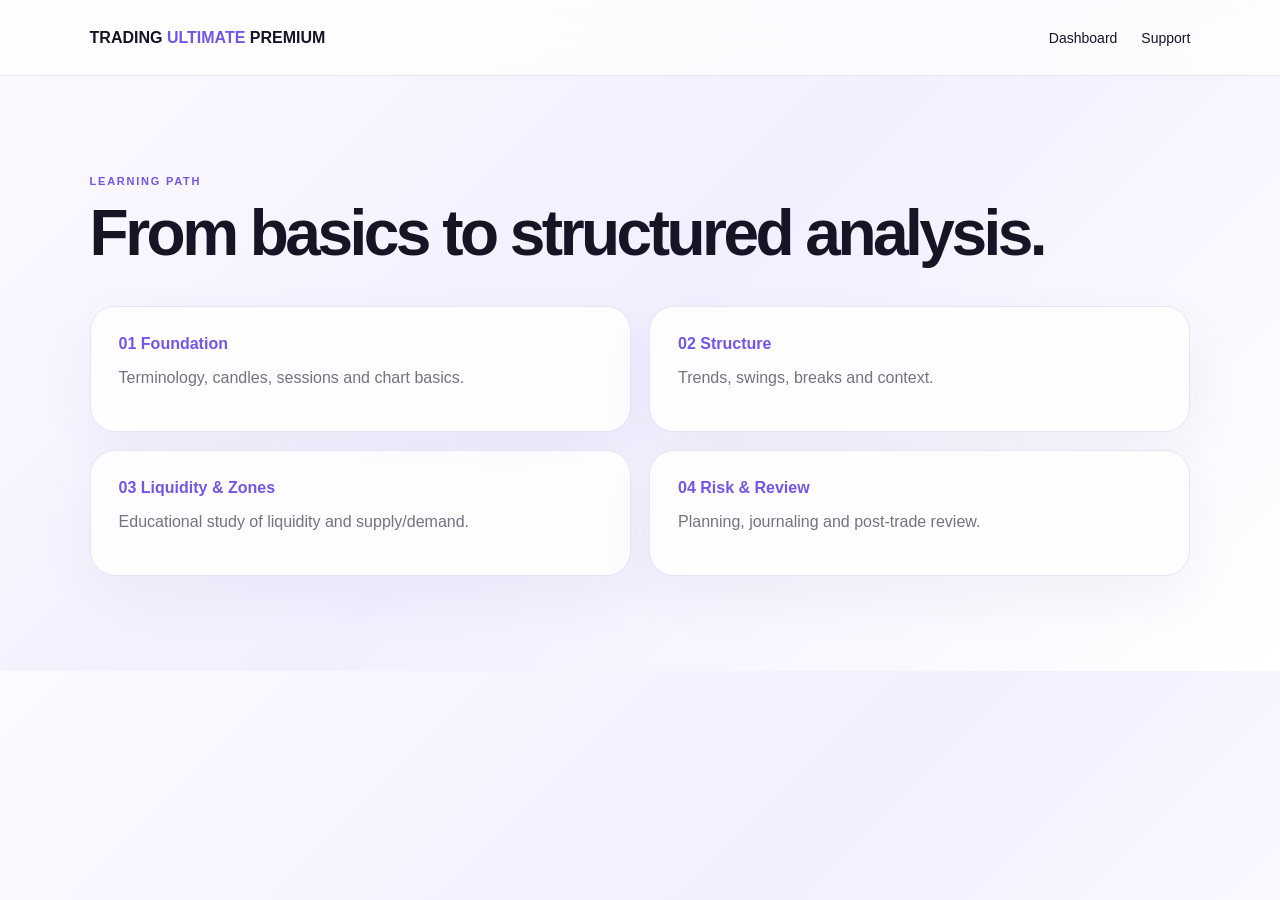
<file: course.html>
<!doctype html><html><head><meta charset="utf-8"><meta name="viewport" content="width=device-width,initial-scale=1"><title>Courses</title><link rel="stylesheet" href="style.css"></head><body><header><b>TRADING <i>ULTIMATE</i> PREMIUM</b><nav><a href="trading.html">Dashboard</a><a href="support.html">Support</a></nav></header><main><section><small>LEARNING PATH</small><h1>From basics to structured analysis.</h1><div class="grid one"><article><b>01 Foundation</b><p>Terminology, candles, sessions and chart basics.</p></article><article><b>02 Structure</b><p>Trends, swings, breaks and context.</p></article><article><b>03 Liquidity & Zones</b><p>Educational study of liquidity and supply/demand.</p></article><article><b>04 Risk & Review</b><p>Planning, journaling and post-trade review.</p></article></div></section></main></body></html>
</file>
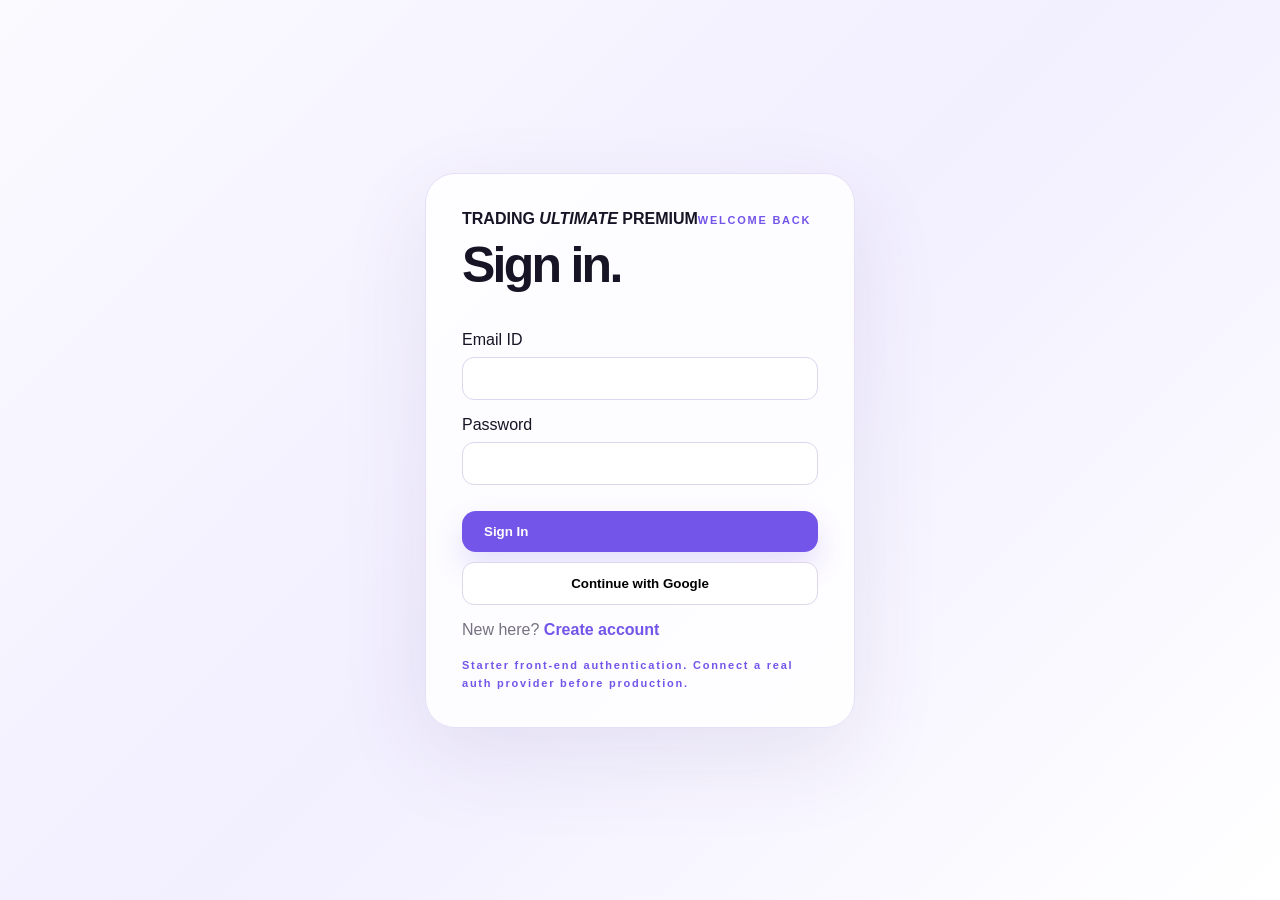
<file: login.html>
<!doctype html><html><head><meta charset="utf-8"><meta name="viewport" content="width=device-width,initial-scale=1"><title>Login</title><link rel="stylesheet" href="style.css"></head><body class="auth"><div class="box"><b>TRADING <i>ULTIMATE</i> PREMIUM</b><small>WELCOME BACK</small><h1>Sign in.</h1><form onsubmit="login(event)"><label>Email ID</label><input id="email" type="email" required><label>Password</label><input id="password" type="password" minlength="6" required><button class="btn">Sign In</button></form><button class="google" onclick="googleDemo()">Continue with Google</button><p>New here? <a href="signup.html">Create account</a></p><small>Starter front-end authentication. Connect a real auth provider before production.</small></div><script src="secret.js"></script></body></html>
</file>
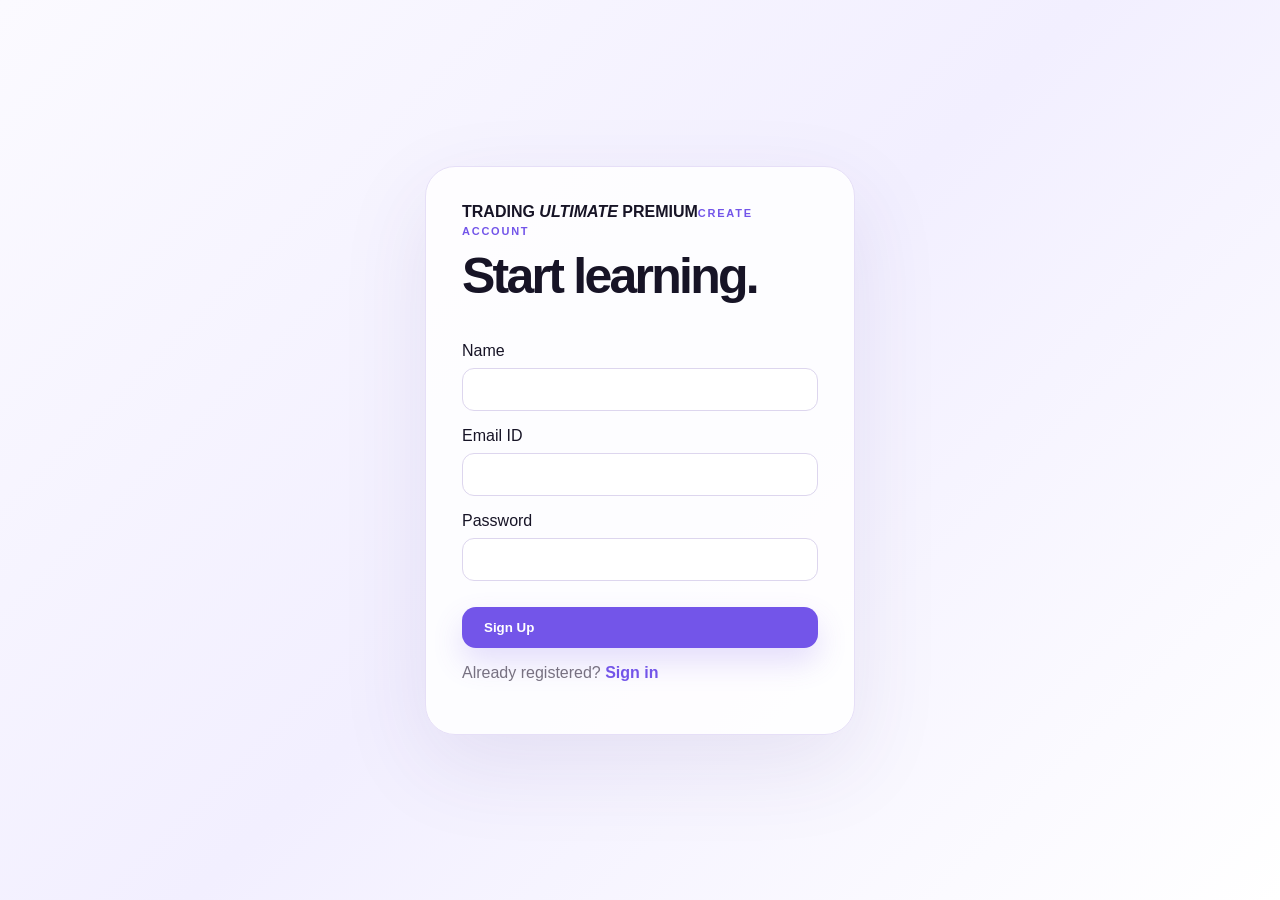
<file: signup.html>
<!doctype html><html><head><meta charset="utf-8"><meta name="viewport" content="width=device-width,initial-scale=1"><title>Sign Up</title><link rel="stylesheet" href="style.css"></head><body class="auth"><div class="box"><b>TRADING <i>ULTIMATE</i> PREMIUM</b><small>CREATE ACCOUNT</small><h1>Start learning.</h1><form onsubmit="signup(event)"><label>Name</label><input id="name" required><label>Email ID</label><input id="email" type="email" required><label>Password</label><input id="password" type="password" minlength="6" required><button class="btn">Sign Up</button></form><p>Already registered? <a href="login.html">Sign in</a></p></div><script src="secret.js"></script></body></html>
</file>
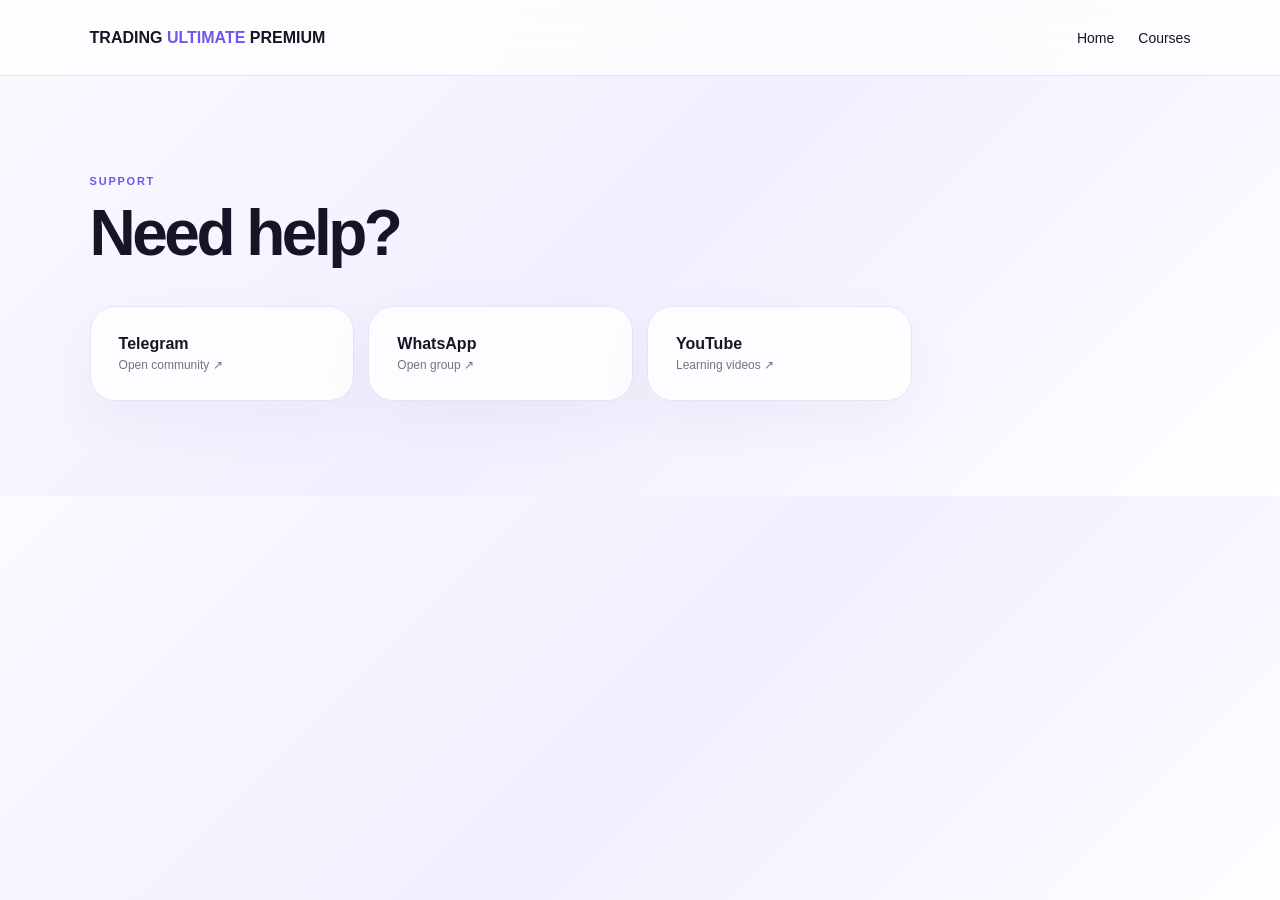
<file: support.html>
<!doctype html><html><head><meta charset="utf-8"><meta name="viewport" content="width=device-width,initial-scale=1"><title>Support</title><link rel="stylesheet" href="style.css"></head><body><header><b>TRADING <i>ULTIMATE</i> PREMIUM</b><nav><a href="index.html">Home</a><a href="course.html">Courses</a></nav></header><main><section><small>SUPPORT</small><h1>Need help?</h1><div class="links"><a href="https://t.me/CFTRADINGARMY" target="_blank"><b>Telegram</b><span>Open community ↗</span></a><a href="https://chat.whatsapp.com/BXwzodpsVmG0qF5NwcV1Sa" target="_blank"><b>WhatsApp</b><span>Open group ↗</span></a><a href="https://youtube.com/@thestockroomm?si=pUkxbdXFVpwK32JM" target="_blank"><b>YouTube</b><span>Learning videos ↗</span></a></div></section></main></body></html>
</file>
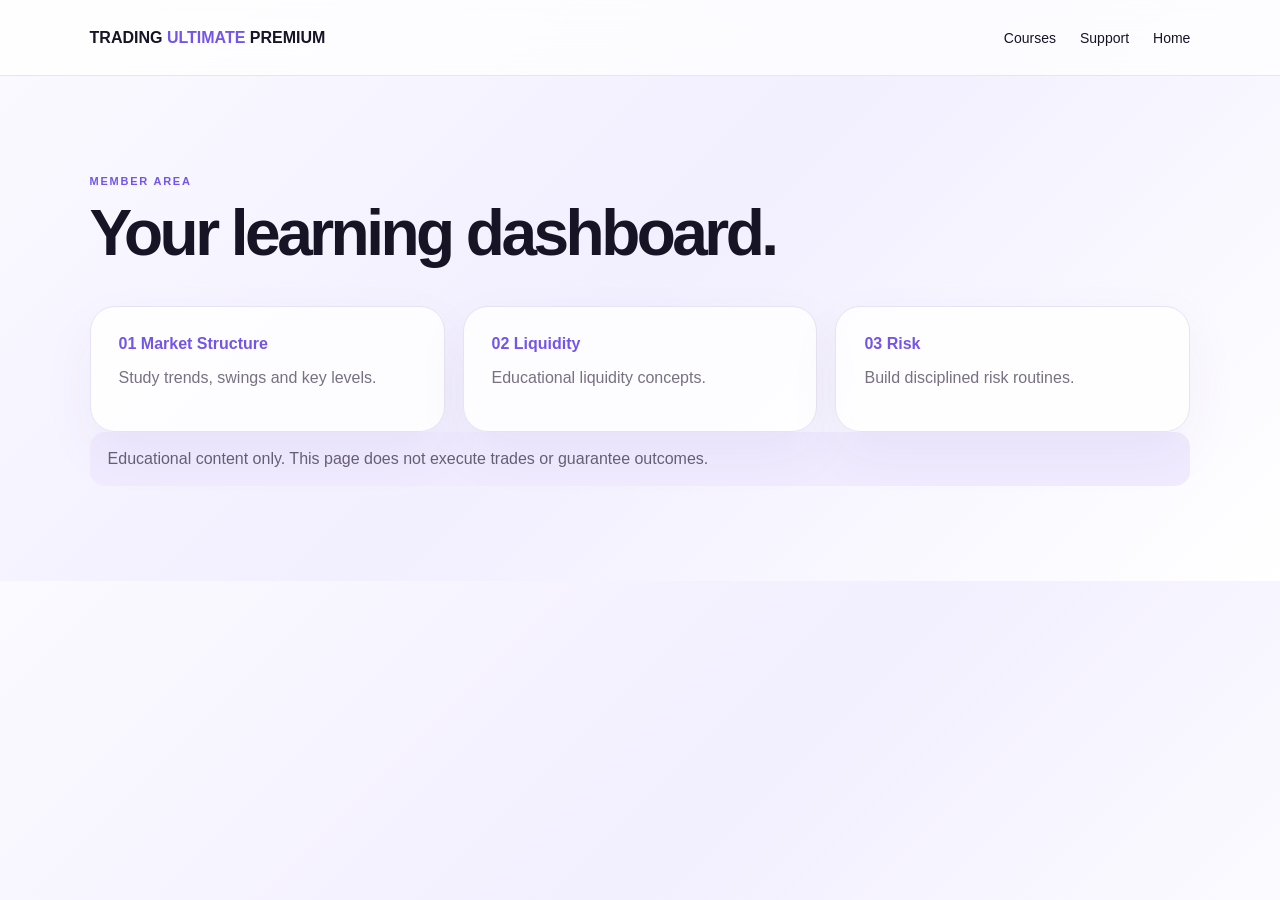
<file: trading.html>
<!doctype html><html><head><meta charset="utf-8"><meta name="viewport" content="width=device-width,initial-scale=1"><title>Dashboard</title><link rel="stylesheet" href="style.css"></head><body><header><b>TRADING <i>ULTIMATE</i> PREMIUM</b><nav><a href="course.html">Courses</a><a href="support.html">Support</a><a href="index.html">Home</a></nav></header><main><section><small>MEMBER AREA</small><h1>Your learning dashboard.</h1><div class="grid"><article><b>01 Market Structure</b><p>Study trends, swings and key levels.</p></article><article><b>02 Liquidity</b><p>Educational liquidity concepts.</p></article><article><b>03 Risk</b><p>Build disciplined risk routines.</p></article></div><div class="notice">Educational content only. This page does not execute trades or guarantee outcomes.</div></section></main></body></html>
</file>
<file: style.css>
*{box-sizing:border-box}body{margin:0;font-family:Inter,Arial,sans-serif;color:#171426;background:linear-gradient(135deg,#fbfaff,#f2efff,#fff)}a{text-decoration:none;color:inherit}header{height:76px;display:flex;justify-content:space-between;align-items:center;padding:0 7vw;background:#ffffffb8;backdrop-filter:blur(18px);border-bottom:1px solid #e9e4f5;position:sticky;top:0;z-index:5}header i{color:#7355e9;font-style:normal}nav{display:flex;gap:24px;align-items:center;font-size:14px}.btn{display:inline-flex;border:0;border-radius:14px;background:#7355e9;color:#fff;padding:13px 22px;font-weight:800;cursor:pointer;box-shadow:0 14px 30px #7355e930}.ghost{font-weight:800;color:#7355e9;margin-left:12px}.hero{min-height:650px;display:grid;grid-template-columns:1fr 1fr;gap:50px;align-items:center;padding:80px 7vw}.hero small,section>small,.box small{letter-spacing:.16em;color:#7355e9;font-weight:800;font-size:11px}.hero h1,h1,h2{letter-spacing:-.055em;line-height:1.02}.hero h1{font-size:clamp(50px,7vw,88px);margin:18px 0}.hero em{color:#7355e9;font-style:normal}.hero p{max-width:600px;color:#777181;font-size:18px;margin-bottom:30px}.orb{width:390px;height:390px;margin:auto;border-radius:50%;display:grid;place-items:center;text-align:center;background:radial-gradient(circle at 35% 25%,#fff,#ded5ff 42%,#7658e9);box-shadow:0 50px 100px #7355e933,inset -35px -35px 70px #5130bd33}.orb span{font-weight:900;font-size:25px}.orb small{color:#fff!important;letter-spacing:.08em}section{padding:95px 7vw}h1{font-size:clamp(40px,6vw,64px);margin:12px 0 40px}h2{font-size:54px;margin:12px 0 35px}.grid{display:grid;grid-template-columns:repeat(3,1fr);gap:18px}.grid.one{grid-template-columns:1fr 1fr}.grid article,.links a{background:#ffffffd9;border:1px solid #e8e2f5;border-radius:25px;padding:28px;box-shadow:0 20px 55px #4b347d0d}.grid article b{color:#7355e9}.grid p{color:#777181}.people{display:grid;grid-template-columns:1fr 1fr;gap:22px}.people figure{margin:0;background:#fff;border-radius:28px;overflow:hidden;border:1px solid #e8e2f5;box-shadow:0 25px 65px #4b347d12}.people img{width:100%;height:430px;object-fit:cover;object-position:center 25%;display:block}.people figcaption{padding:22px}.links{display:grid;grid-template-columns:repeat(4,1fr);gap:14px}.links a{display:flex;flex-direction:column;gap:5px}.links span{font-size:12px;color:#777181}.notice{padding:18px;border-radius:15px;background:#f0ebff;color:#665f74}.auth{min-height:100vh;display:grid;place-items:center;padding:25px}.box{width:min(430px,100%);padding:36px;border-radius:30px;background:#ffffffdd;border:1px solid #e6dff7;box-shadow:0 30px 90px #4b347d18}.box h1{font-size:50px}.box form{display:grid;gap:8px}.box input{padding:13px;border:1px solid #ddd6ee;border-radius:12px;margin-bottom:8px}.box button{width:100%;margin-top:10px}.google{width:100%;padding:13px;border-radius:12px;border:1px solid #ddd6ee;background:#fff;font-weight:800;margin-top:12px}.box p{color:#777181}.box a{color:#7355e9;font-weight:800}footer{padding:35px 7vw;border-top:1px solid #e8e2f5;color:#777181;font-size:12px}@media(max-width:800px){nav a:not(.btn){display:none}.hero,.people,.grid,.grid.one,.links{grid-template-columns:1fr}.hero{padding-top:55px}.orb{width:290px;height:290px}section{padding:70px 6vw}.people img{height:380px}}
</file>
